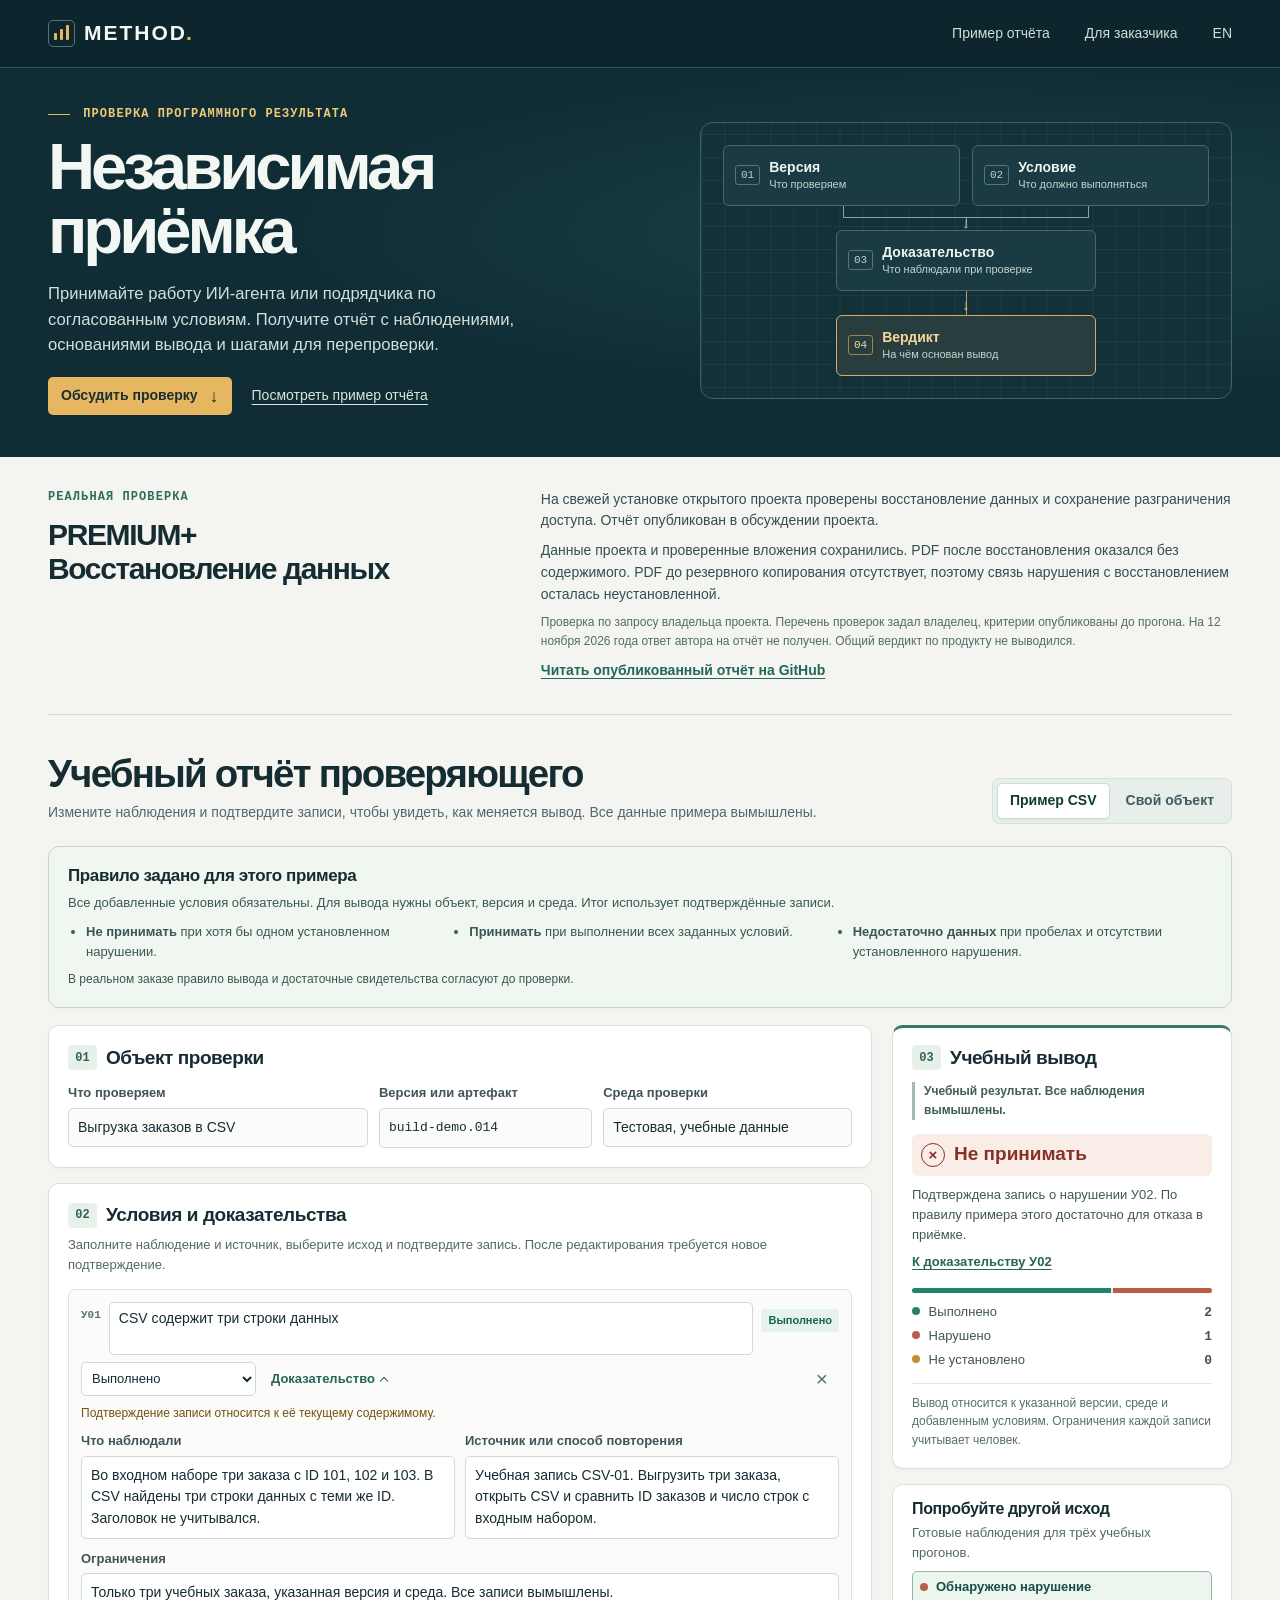
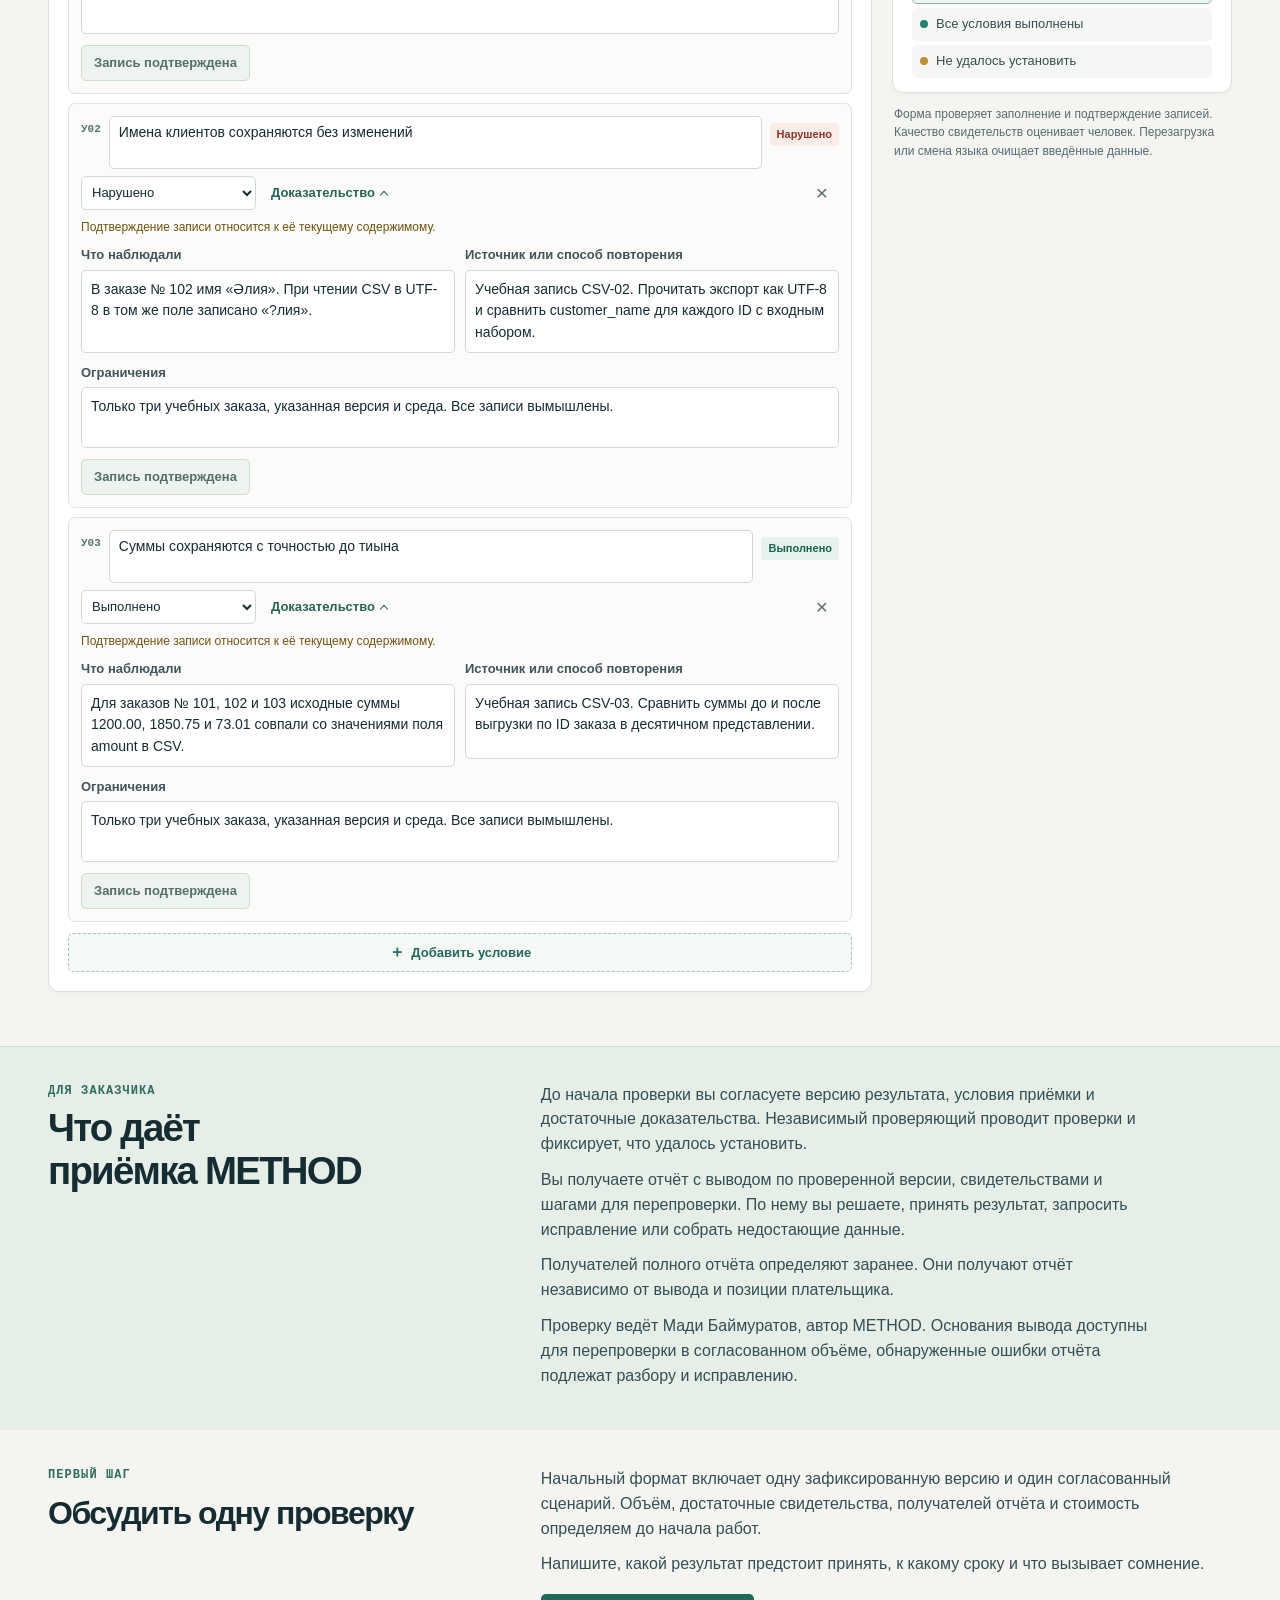
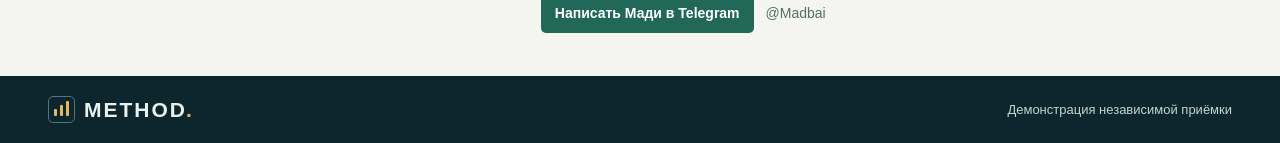
<file: index.html>
<!doctype html>
<html lang="ru">
<head>
  <meta charset="utf-8">
  <meta name="viewport" content="width=device-width, initial-scale=1">
  <meta name="description" content="Интерактивная демонстрация независимой приёмки по METHOD.">
  <meta name="robots" content="index, follow">
  <meta name="color-scheme" content="light">
  <title>METHOD · Независимая приёмка</title>
  <link rel="stylesheet" href="./styles.css">
  <script type="module" src="./app.mjs"></script>
</head>
<body>
  <a class="skip" href="#workspace">Перейти к проверке</a>
  <header class="site-header">
    <div class="shell header-inner">
      <a class="brand" href="#top" aria-label="METHOD, к началу страницы"><span class="brand-mark" aria-hidden="true"><i></i><i></i><i></i></span>METHOD<span class="brand-dot">.</span></a>
      <nav aria-label="Разделы сайта">
        <a href="#workspace">Пример отчёта</a>
        <a href="#about">Для заказчика</a>
        <a href="./en.html" lang="en" hreflang="en" aria-label="English version">EN</a>
      </nav>
    </div>
  </header>

  <main id="top">
    <noscript>Для интерактивного примера включите JavaScript. Описание услуги и ссылка на реальный отчёт доступны ниже.</noscript>
    <section class="hero" aria-labelledby="hero-title">
      <div class="shell hero-inner">
        <div class="hero-copy">
          <p class="eyebrow hero-eyebrow"><span></span> Проверка программного результата</p>
          <h1 id="hero-title">Независимая<br>приёмка</h1>
          <p class="hero-description">Принимайте работу ИИ-агента или подрядчика по согласованным условиям. Получите отчёт с наблюдениями, основаниями вывода и шагами для перепроверки.</p>
          <div class="hero-actions"><a class="hero-link" href="#contact">Обсудить проверку <span aria-hidden="true">↓</span></a><a class="hero-secondary" href="#workspace">Посмотреть пример отчёта</a></div>
        </div>
        <figure class="trace" role="img" aria-label="От версии и условия через проверку и доказательство к вердикту">
          <div class="trace-grid" aria-hidden="true">
            <div class="trace-node node-object"><span class="trace-index">01</span><strong>Версия</strong><span>Что проверяем</span></div>
            <div class="trace-node node-condition"><span class="trace-index">02</span><strong>Условие</strong><span>Что должно выполняться</span></div>
            <div class="trace-node node-evidence"><span class="trace-index">03</span><strong>Доказательство</strong><span>Что наблюдали при проверке</span></div>
            <div class="trace-node node-decision"><span class="trace-index">04</span><strong>Вердикт</strong><span>На чём основан вывод</span></div>
            <span class="trace-line line-branch"></span><span class="trace-line line-down"></span>
            <span class="trace-join"></span><span class="trace-arrow arrow-one">↓</span><span class="trace-arrow arrow-two">↓</span>
          </div>
        </figure>
      </div>
    </section>

    <section class="case-section shell" aria-labelledby="case-title">
      <div class="case-heading"><p class="eyebrow">Реальная проверка</p><h2 id="case-title">PREMIUM+<br> Восстановление данных</h2></div>
      <div class="case-copy">
        <p>На свежей установке открытого проекта проверены восстановление данных и сохранение разграничения доступа. Отчёт опубликован в обсуждении проекта.</p>
        <p>Данные проекта и проверенные вложения сохранились. PDF после восстановления оказался без содержимого. PDF до резервного копирования отсутствует, поэтому связь нарушения с восстановлением осталась неустановленной.</p>
        <p class="case-status">Проверка по запросу владельца проекта. Перечень проверок задал владелец, критерии опубликованы до прогона. На 12 ноября 2026 года ответ автора на отчёт не получен. Общий вердикт по продукту не выводился.</p>
        <a class="text-link" href="https://github.com/zg9bkbrv7p-beep/premiumplus-community/issues/1#issuecomment-6747838317" target="_blank" rel="noopener noreferrer">Читать опубликованный отчёт на GitHub</a>
      </div>
    </section>

    <section class="workspace shell" id="workspace" aria-labelledby="workspace-title">
      <div class="workspace-header">
        <div>
          <h2 id="workspace-title">Учебный отчёт проверяющего</h2>
          <p id="mode-description">Измените наблюдения и подтвердите записи, чтобы увидеть, как меняется вывод. Все данные примера вымышлены.</p>
        </div>
        <div class="switch mode-switch" role="group" aria-label="Объект для проверки">
          <button type="button" data-mode="demo" aria-pressed="true">Пример CSV</button>
          <button type="button" data-mode="custom" aria-pressed="false">Свой объект</button>
        </div>
      </div>

          <section class="panel rule-panel" aria-labelledby="rule-title">
            <h3 id="rule-title">Правило задано для этого примера</h3>
            <p>Все добавленные условия обязательны. Для вывода нужны объект, версия и среда. Итог использует подтверждённые записи.</p>
            <ul>
              <li><strong>Не принимать</strong> при хотя бы одном установленном нарушении.</li>
              <li><strong>Принимать</strong> при выполнении всех заданных условий.</li>
              <li><strong>Недостаточно данных</strong> при пробелах и отсутствии установленного нарушения.</li>
            </ul>
            <p class="rule-note">В реальном заказе правило вывода и достаточные свидетельства согласуют до проверки.</p>
          </section>

      <div class="workspace-grid">
        <div class="workspace-main">
          <section class="panel scope" aria-labelledby="scope-title">
            <div class="panel-heading">
              <span class="step" aria-hidden="true">01</span>
              <h3 id="scope-title">Объект проверки</h3>
            </div>
            <div class="scope-fields">
              <label>Что проверяем<input id="object-name" type="text" placeholder="Например, выгрузка заказов" autocomplete="off"></label>
              <label>Версия или артефакт<input id="object-version" type="text" placeholder="SHA коммита или ID сборки" autocomplete="off" spellcheck="false"></label>
              <label>Среда проверки<input id="object-environment" type="text" placeholder="Например, тестовая среда" autocomplete="off"></label>
            </div>
          </section>

          <section class="panel checks" aria-labelledby="checks-title">
            <div class="panel-heading">
              <span class="step" aria-hidden="true">02</span>
              <h3 id="checks-title">Условия и доказательства</h3>
            </div>
            <p class="panel-intro">Заполните наблюдение и источник, выберите исход и подтвердите запись. После редактирования требуется новое подтверждение.</p>
            <div id="checks-list"></div>
            <button id="add-check" class="add-check" type="button"><span aria-hidden="true">＋</span> Добавить условие</button>
          </section>
        </div>

        <aside class="sidebar" aria-label="Вердикт и демонстрационные сценарии">
          <section id="verdict-panel" class="panel verdict" aria-labelledby="verdict-title">
            <div class="panel-heading">
              <span class="step" aria-hidden="true">03</span>
              <h3 id="verdict-title">Учебный вывод</h3>
            </div>
            <p id="verdict-context" class="verdict-context">Учебный результат. Все наблюдения вымышлены.</p>
            <div id="verdict-live" aria-live="polite" aria-atomic="true">
              <div id="verdict-display" class="verdict-display" data-outcome="unknown">
                <span id="verdict-icon" class="verdict-icon" aria-hidden="true">?</span>
                <strong id="verdict-label">Недостаточно данных</strong>
              </div>
              <p id="verdict-reason" class="verdict-reason"></p>
            </div>
            <button id="verdict-evidence" class="verdict-evidence" type="button" hidden></button>
            <div class="evidence-progress" aria-hidden="true">
              <div id="progress-pass"></div><div id="progress-fail"></div><div id="progress-unknown"></div>
            </div>
            <dl class="tally">
              <div><dt><i class="dot pass" aria-hidden="true"></i> Выполнено</dt><dd id="count-pass">0</dd></div>
              <div><dt><i class="dot fail" aria-hidden="true"></i> Нарушено</dt><dd id="count-fail">0</dd></div>
              <div><dt><i class="dot unknown" aria-hidden="true"></i> Не установлено</dt><dd id="count-unknown">0</dd></div>
            </dl>
            <p class="verdict-boundary">Вывод относится к указанной версии, среде и добавленным условиям. Ограничения каждой записи учитывает человек.</p>
          </section>

          <section class="panel scenario-panel" id="scenario-panel" aria-labelledby="scenario-title">
            <h3 id="scenario-title">Попробуйте другой исход</h3>
            <p>Готовые наблюдения для трёх учебных прогонов.</p>
            <div class="scenario-list" role="group" aria-label="Учебный прогон">
              <button type="button" data-scenario="fail" aria-pressed="true"><i class="dot fail" aria-hidden="true"></i> Обнаружено нарушение</button>
              <button type="button" data-scenario="pass" aria-pressed="false"><i class="dot pass" aria-hidden="true"></i> Все условия выполнены</button>
              <button type="button" data-scenario="unknown" aria-pressed="false"><i class="dot unknown" aria-hidden="true"></i> Не удалось установить</button>
            </div>
          </section>
          <p class="local-note">Форма проверяет заполнение и подтверждение записей. Качество свидетельств оценивает человек. Перезагрузка или смена языка очищает введённые данные.</p>
        </aside>
      </div>
    </section>

    <section class="about" id="about" aria-labelledby="about-title">
      <div class="shell about-inner">
        <div>
          <p class="eyebrow about-eyebrow">Для заказчика</p>
          <h2 id="about-title">Что даёт<br> приёмка METHOD</h2>
        </div>
        <div class="about-copy">
          <p>До начала проверки вы согласуете версию результата, условия приёмки и достаточные доказательства. Независимый проверяющий проводит проверки и фиксирует, что удалось установить.</p>
          <p>Вы получаете отчёт с выводом по проверенной версии, свидетельствами и шагами для перепроверки. По нему вы решаете, принять результат, запросить исправление или собрать недостающие данные.</p>
          <p>Получателей полного отчёта определяют заранее. Они получают отчёт независимо от вывода и позиции плательщика.</p>
          <p>Проверку ведёт Мади Баймуратов, автор METHOD. Основания вывода доступны для перепроверки в согласованном объёме, обнаруженные ошибки отчёта подлежат разбору и исправлению.</p>
        </div>
      </div>
    </section>
    <section class="contact-section shell" id="contact" aria-labelledby="contact-title">
      <div><p class="eyebrow">Первый шаг</p><h2 id="contact-title">Обсудить одну проверку</h2></div>
      <div class="contact-copy"><p>Начальный формат включает одну зафиксированную версию и один согласованный сценарий. Объём, достаточные свидетельства, получателей отчёта и стоимость определяем до начала работ.</p><p>Напишите, какой результат предстоит принять, к какому сроку и что вызывает сомнение.</p><a class="contact-button" href="https://t.me/Madbai" target="_blank" rel="noopener noreferrer">Написать Мади в Telegram</a><span class="contact-handle">@Madbai</span></div>
    </section>
  </main>

  <footer class="site-footer">
    <div class="shell footer-inner">
      <a class="brand" href="#top" aria-label="METHOD, к началу страницы"><span class="brand-mark" aria-hidden="true"><i></i><i></i><i></i></span>METHOD<span class="brand-dot">.</span></a>
      <span>Демонстрация независимой приёмки</span>
    </div>
  </footer>

  <template id="check-template">
    <article class="check">
      <div class="check-top">
        <span class="check-number" aria-hidden="true"></span>
        <label class="condition-label"><span class="sr-only">Ожидаемый результат</span><textarea class="condition" rows="2" placeholder="Например, CSV содержит три строки данных"></textarea></label>
        <span class="check-state" data-state="unknown"></span>
      </div>
      <div class="check-actions">
        <label class="result-label"><span class="sr-only">Исход проверки</span><select class="result">
          <option value="pending">Проверка не начата</option>
          <option value="pass">Выполнено</option>
          <option value="fail">Нарушено</option>
          <option value="unknown">Не удалось установить</option>
        </select></label>
        <button class="evidence-toggle" type="button" aria-expanded="false"><span class="evidence-caption">Доказательство</span><span class="chevron" aria-hidden="true"></span></button>
        <button class="remove-check" type="button" aria-label="Удалить условие" title="Удалить условие">×</button>
      </div>
      <p class="check-note" hidden></p>
      <div class="check-details" hidden>
        <label>Что наблюдали<textarea class="observation" rows="3" placeholder="Укажите полученный результат и сравните с ожидаемым"></textarea></label>
        <label>Источник или способ повторения<textarea class="source" rows="2" placeholder="Например, журнал запуска и нужная строка или шаги проверки"></textarea></label>
        <label class="limitations-label">Ограничения<textarea class="limitations" rows="2" placeholder="Что ограничивает вывод или требует дополнительной проверки"></textarea></label>
      </div>
      <div class="confirmation-row"><button class="confirm-check" type="button">Подтвердить запись</button><span class="confirmation-status"></span></div>
    </article>
  </template>
  <a id="mobile-verdict" class="mobile-verdict" href="#verdict-panel" data-outcome="unknown">
    <strong id="mobile-verdict-label"></strong>
    <span id="mobile-verdict-context"></span>
  </a>
</body>
</html>
</file>
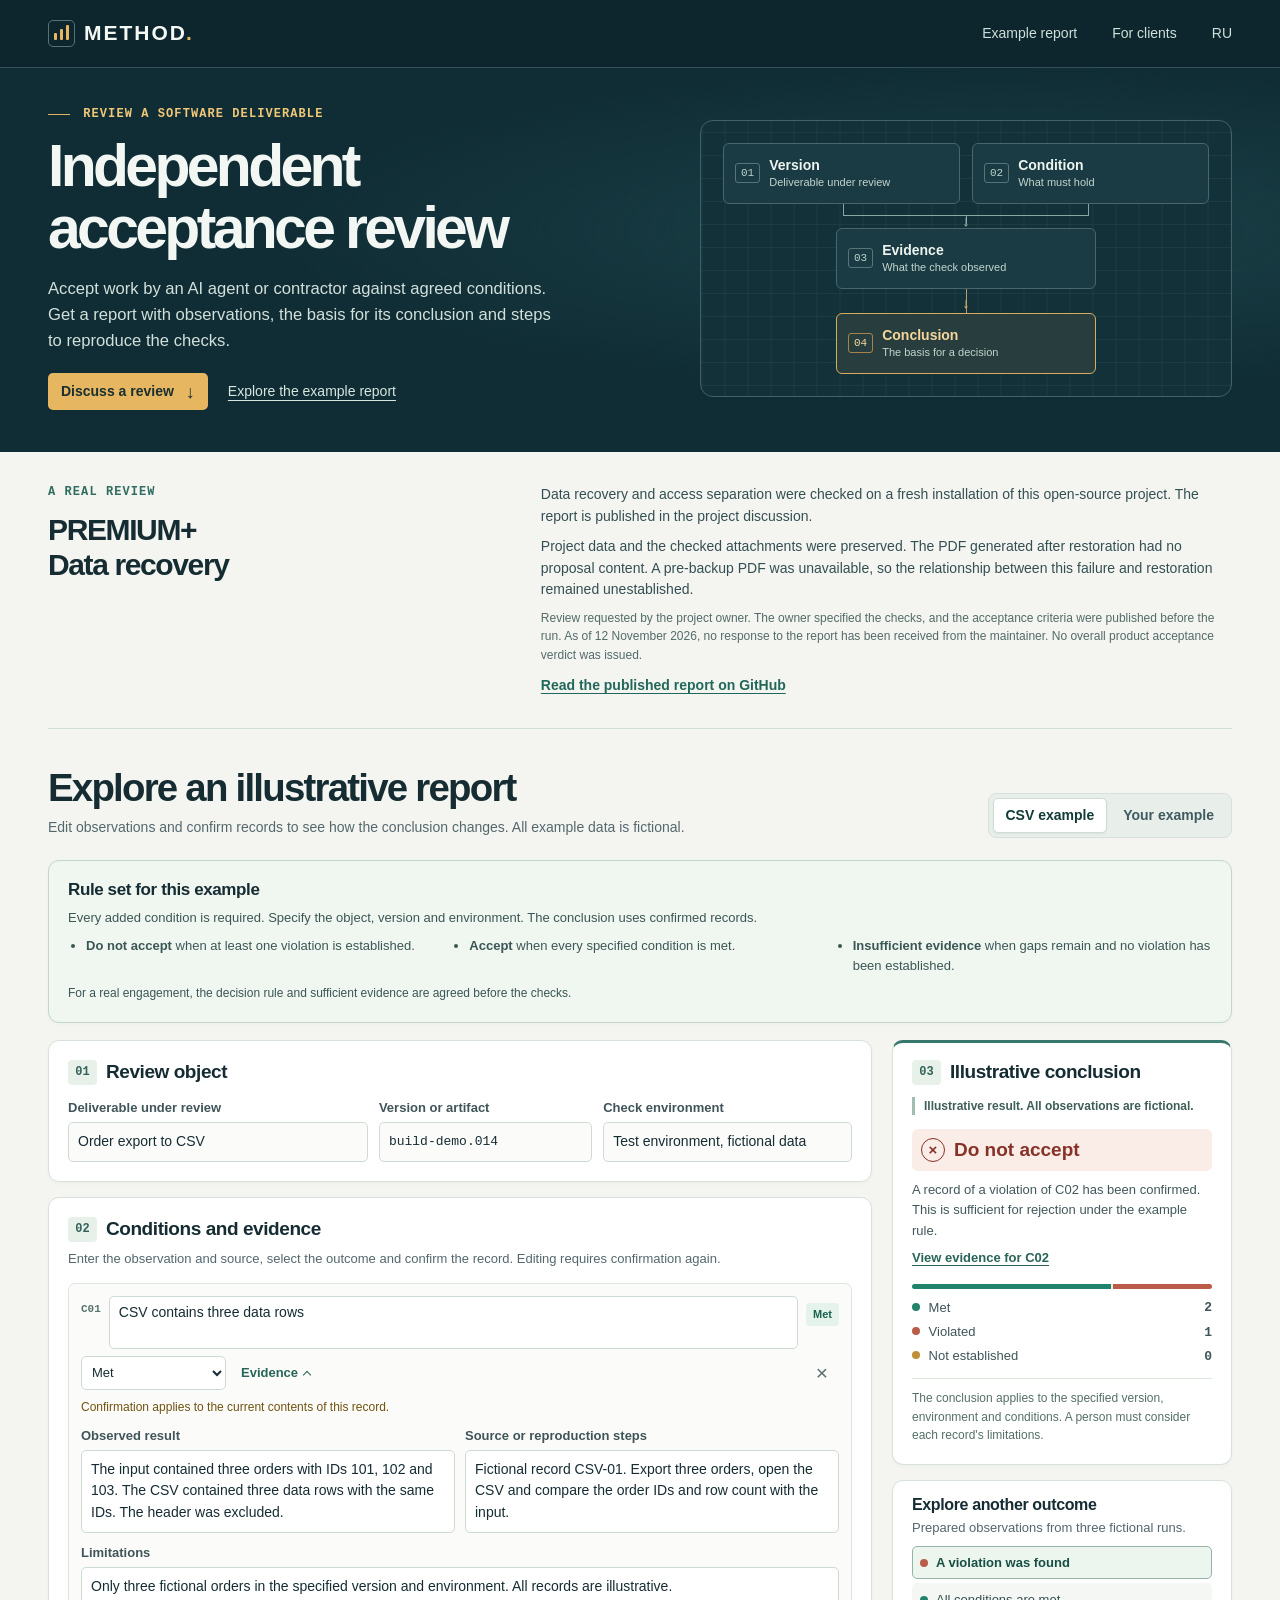
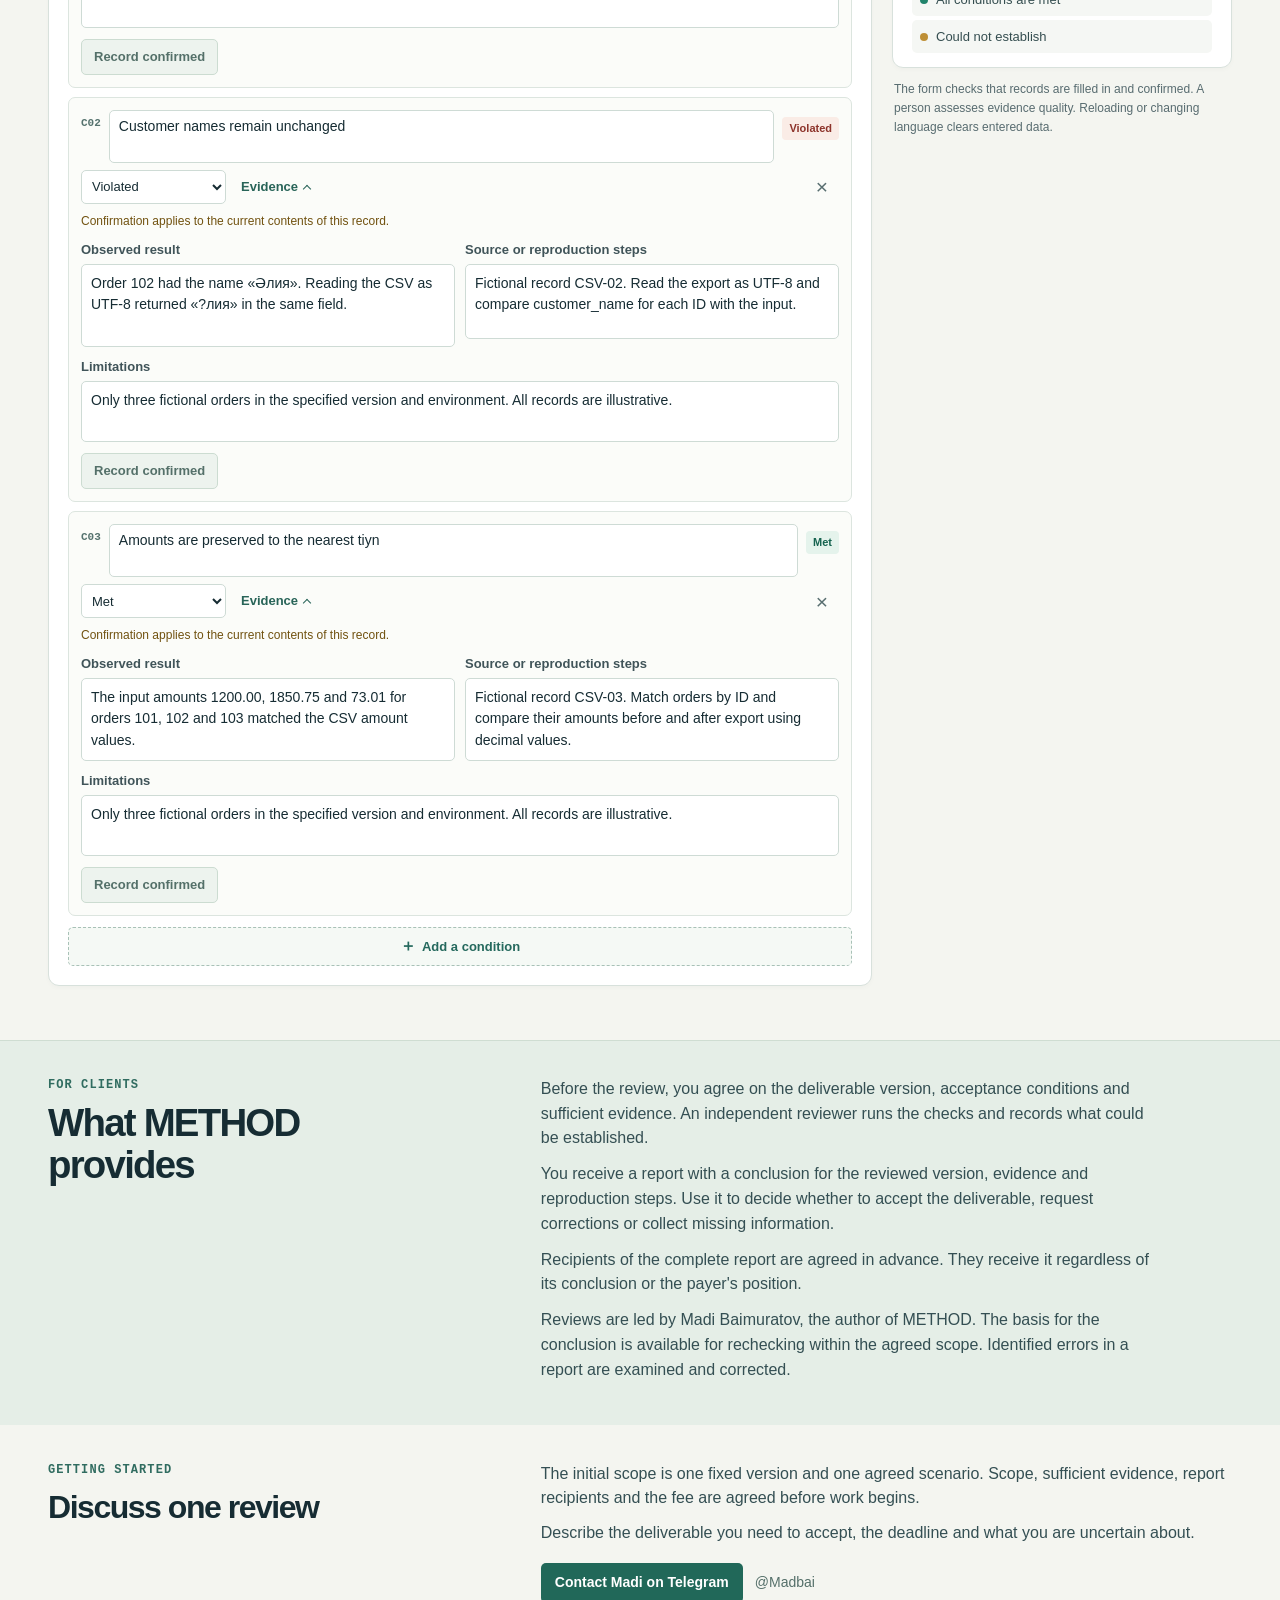
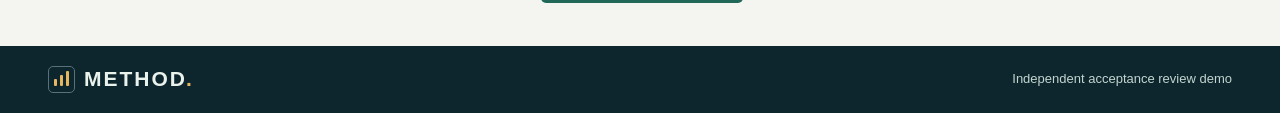
<file: en.html>
<!doctype html>
<html lang="en">
<head>
  <meta charset="utf-8">
  <meta name="viewport" content="width=device-width, initial-scale=1">
  <meta name="description" content="Independent acceptance review with METHOD. Explore an illustrative report and a real published case.">
  <meta name="robots" content="index, follow">
  <meta name="color-scheme" content="light">
  <title>METHOD · Independent acceptance review</title>
  <link rel="stylesheet" href="./styles.css">
  <script type="module" src="./app.mjs"></script>
</head>
<body>
  <a class="skip" href="#workspace">Skip to the example</a>
  <header class="site-header">
    <div class="shell header-inner">
      <a class="brand" href="#top" aria-label="METHOD, back to top"><span class="brand-mark" aria-hidden="true"><i></i><i></i><i></i></span>METHOD<span class="brand-dot">.</span></a>
      <nav aria-label="Page navigation">
        <a href="#workspace">Example report</a>
        <a href="#about">For clients</a>
        <a href="./index.html" lang="ru" hreflang="ru" aria-label="Russian version">RU</a>
      </nav>
    </div>
  </header>

  <main id="top">
    <noscript>Enable JavaScript for the interactive example. The service description and the real report link are available below.</noscript>
    <section class="hero" aria-labelledby="hero-title">
      <div class="shell hero-inner">
        <div class="hero-copy">
          <p class="eyebrow hero-eyebrow"><span></span> Review a software deliverable</p>
          <h1 id="hero-title">Independent<br>acceptance review</h1>
          <p class="hero-description">Accept work by an AI agent or contractor against agreed conditions. Get a report with observations, the basis for its conclusion and steps to reproduce the checks.</p>
          <div class="hero-actions"><a class="hero-link" href="#contact">Discuss a review <span aria-hidden="true">↓</span></a><a class="hero-secondary" href="#workspace">Explore the example report</a></div>
        </div>
        <figure class="trace" role="img" aria-label="From a version and condition through checks and evidence to a conclusion">
          <div class="trace-grid" aria-hidden="true">
            <div class="trace-node node-object"><span class="trace-index">01</span><strong>Version</strong><span>Deliverable under review</span></div>
            <div class="trace-node node-condition"><span class="trace-index">02</span><strong>Condition</strong><span>What must hold</span></div>
            <div class="trace-node node-evidence"><span class="trace-index">03</span><strong>Evidence</strong><span>What the check observed</span></div>
            <div class="trace-node node-decision"><span class="trace-index">04</span><strong>Conclusion</strong><span>The basis for a decision</span></div>
            <span class="trace-line line-branch"></span><span class="trace-line line-down"></span>
            <span class="trace-join"></span><span class="trace-arrow arrow-one">↓</span><span class="trace-arrow arrow-two">↓</span>
          </div>
        </figure>
      </div>
    </section>

    <section class="case-section shell" aria-labelledby="case-title">
      <div class="case-heading"><p class="eyebrow">A real review</p><h2 id="case-title">PREMIUM+<br> Data recovery</h2></div>
      <div class="case-copy">
        <p>Data recovery and access separation were checked on a fresh installation of this open-source project. The report is published in the project discussion.</p>
        <p>Project data and the checked attachments were preserved. The PDF generated after restoration had no proposal content. A pre-backup PDF was unavailable, so the relationship between this failure and restoration remained unestablished.</p>
        <p class="case-status">Review requested by the project owner. The owner specified the checks, and the acceptance criteria were published before the run. As of 12 November 2026, no response to the report has been received from the maintainer. No overall product acceptance verdict was issued.</p>
        <a class="text-link" href="https://github.com/zg9bkbrv7p-beep/premiumplus-community/issues/1#issuecomment-6747838317" target="_blank" rel="noopener noreferrer">Read the published report on GitHub</a>
      </div>
    </section>

    <section class="workspace shell" id="workspace" aria-labelledby="workspace-title">
      <div class="workspace-header">
        <div>
          <h2 id="workspace-title">Explore an illustrative report</h2>
          <p id="mode-description">Edit observations and confirm records to see how the conclusion changes. All example data is fictional.</p>
        </div>
        <div class="switch mode-switch" role="group" aria-label="Choose the review object">
          <button type="button" data-mode="demo" aria-pressed="true">CSV example</button>
          <button type="button" data-mode="custom" aria-pressed="false">Your example</button>
        </div>
      </div>

          <section class="panel rule-panel" aria-labelledby="rule-title">
            <h3 id="rule-title">Rule set for this example</h3>
            <p>Every added condition is required. Specify the object, version and environment. The conclusion uses confirmed records.</p>
            <ul>
              <li><strong>Do not accept</strong> when at least one violation is established.</li>
              <li><strong>Accept</strong> when every specified condition is met.</li>
              <li><strong>Insufficient evidence</strong> when gaps remain and no violation has been established.</li>
            </ul>
            <p class="rule-note">For a real engagement, the decision rule and sufficient evidence are agreed before the checks.</p>
          </section>

      <div class="workspace-grid">
        <div class="workspace-main">
          <section class="panel scope" aria-labelledby="scope-title">
            <div class="panel-heading">
              <span class="step" aria-hidden="true">01</span>
              <h3 id="scope-title">Review object</h3>
            </div>
            <div class="scope-fields">
              <label>Deliverable under review<input id="object-name" type="text" placeholder="For example, an order export" autocomplete="off"></label>
              <label>Version or artifact<input id="object-version" type="text" placeholder="Commit SHA or build ID" autocomplete="off" spellcheck="false"></label>
              <label>Check environment<input id="object-environment" type="text" placeholder="For example, a test environment" autocomplete="off"></label>
            </div>
          </section>

          <section class="panel checks" aria-labelledby="checks-title">
            <div class="panel-heading">
              <span class="step" aria-hidden="true">02</span>
              <h3 id="checks-title">Conditions and evidence</h3>
            </div>
            <p class="panel-intro">Enter the observation and source, select the outcome and confirm the record. Editing requires confirmation again.</p>
            <div id="checks-list"></div>
            <button id="add-check" class="add-check" type="button"><span aria-hidden="true">＋</span> Add a condition</button>
          </section>
        </div>

        <aside class="sidebar" aria-label="Conclusion and example scenarios">
          <section id="verdict-panel" class="panel verdict" aria-labelledby="verdict-title">
            <div class="panel-heading">
              <span class="step" aria-hidden="true">03</span>
              <h3 id="verdict-title">Illustrative conclusion</h3>
            </div>
            <p id="verdict-context" class="verdict-context">Illustrative result. All observations are fictional.</p>
            <div id="verdict-live" aria-live="polite" aria-atomic="true">
              <div id="verdict-display" class="verdict-display" data-outcome="unknown">
                <span id="verdict-icon" class="verdict-icon" aria-hidden="true">?</span>
                <strong id="verdict-label">Insufficient evidence</strong>
              </div>
              <p id="verdict-reason" class="verdict-reason"></p>
            </div>
            <button id="verdict-evidence" class="verdict-evidence" type="button" hidden></button>
            <div class="evidence-progress" aria-hidden="true">
              <div id="progress-pass"></div><div id="progress-fail"></div><div id="progress-unknown"></div>
            </div>
            <dl class="tally">
              <div><dt><i class="dot pass" aria-hidden="true"></i> Met</dt><dd id="count-pass">0</dd></div>
              <div><dt><i class="dot fail" aria-hidden="true"></i> Violated</dt><dd id="count-fail">0</dd></div>
              <div><dt><i class="dot unknown" aria-hidden="true"></i> Not established</dt><dd id="count-unknown">0</dd></div>
            </dl>
            <p class="verdict-boundary">The conclusion applies to the specified version, environment and conditions. A person must consider each record's limitations.</p>
          </section>

          <section class="panel scenario-panel" id="scenario-panel" aria-labelledby="scenario-title">
            <h3 id="scenario-title">Explore another outcome</h3>
            <p>Prepared observations from three fictional runs.</p>
            <div class="scenario-list" role="group" aria-label="Illustrative run">
              <button type="button" data-scenario="fail" aria-pressed="true"><i class="dot fail" aria-hidden="true"></i> A violation was found</button>
              <button type="button" data-scenario="pass" aria-pressed="false"><i class="dot pass" aria-hidden="true"></i> All conditions are met</button>
              <button type="button" data-scenario="unknown" aria-pressed="false"><i class="dot unknown" aria-hidden="true"></i> Could not establish</button>
            </div>
          </section>
          <p class="local-note">The form checks that records are filled in and confirmed. A person assesses evidence quality. Reloading or changing language clears entered data.</p>
        </aside>
      </div>
    </section>

    <section class="about" id="about" aria-labelledby="about-title">
      <div class="shell about-inner">
        <div>
          <p class="eyebrow about-eyebrow">For clients</p>
          <h2 id="about-title">What METHOD<br> provides</h2>
        </div>
        <div class="about-copy">
          <p>Before the review, you agree on the deliverable version, acceptance conditions and sufficient evidence. An independent reviewer runs the checks and records what could be established.</p>
          <p>You receive a report with a conclusion for the reviewed version, evidence and reproduction steps. Use it to decide whether to accept the deliverable, request corrections or collect missing information.</p>
          <p>Recipients of the complete report are agreed in advance. They receive it regardless of its conclusion or the payer's position.</p>
          <p>Reviews are led by Madi Baimuratov, the author of METHOD. The basis for the conclusion is available for rechecking within the agreed scope. Identified errors in a report are examined and corrected.</p>
        </div>
      </div>
    </section>
    <section class="contact-section shell" id="contact" aria-labelledby="contact-title">
      <div><p class="eyebrow">Getting started</p><h2 id="contact-title">Discuss one review</h2></div>
      <div class="contact-copy"><p>The initial scope is one fixed version and one agreed scenario. Scope, sufficient evidence, report recipients and the fee are agreed before work begins.</p><p>Describe the deliverable you need to accept, the deadline and what you are uncertain about.</p><a class="contact-button" href="https://t.me/Madbai" target="_blank" rel="noopener noreferrer">Contact Madi on Telegram</a><span class="contact-handle">@Madbai</span></div>
    </section>
  </main>

  <footer class="site-footer">
    <div class="shell footer-inner">
      <a class="brand" href="#top" aria-label="METHOD, back to top"><span class="brand-mark" aria-hidden="true"><i></i><i></i><i></i></span>METHOD<span class="brand-dot">.</span></a>
      <span>Independent acceptance review demo</span>
    </div>
  </footer>

  <template id="check-template">
    <article class="check">
      <div class="check-top">
        <span class="check-number" aria-hidden="true"></span>
        <label class="condition-label"><span class="sr-only">Expected result</span><textarea class="condition" rows="2" placeholder="For example, the CSV contains three data rows"></textarea></label>
        <span class="check-state" data-state="unknown"></span>
      </div>
      <div class="check-actions">
        <label class="result-label"><span class="sr-only">Check outcome</span><select class="result">
          <option value="pending">Not checked yet</option>
          <option value="pass">Met</option>
          <option value="fail">Violated</option>
          <option value="unknown">Could not establish</option>
        </select></label>
        <button class="evidence-toggle" type="button" aria-expanded="false"><span class="evidence-caption">Evidence</span><span class="chevron" aria-hidden="true"></span></button>
        <button class="remove-check" type="button" aria-label="Remove condition" title="Remove condition">×</button>
      </div>
      <p class="check-note" hidden></p>
      <div class="check-details" hidden>
        <label>Observed result<textarea class="observation" rows="3" placeholder="Describe the result and compare it with the expectation"></textarea></label>
        <label>Source or reproduction steps<textarea class="source" rows="2" placeholder="For example, a log and its relevant line, or steps to repeat the check"></textarea></label>
        <label class="limitations-label">Limitations<textarea class="limitations" rows="2" placeholder="What limits this conclusion or needs another check"></textarea></label>
      </div>
      <div class="confirmation-row"><button class="confirm-check" type="button">Confirm record</button><span class="confirmation-status"></span></div>
    </article>
  </template>
  <a id="mobile-verdict" class="mobile-verdict" href="#verdict-panel" data-outcome="unknown">
    <strong id="mobile-verdict-label"></strong>
    <span id="mobile-verdict-context"></span>
  </a>
</body>
</html>
</file>
<file: styles.css>
:root {
  color-scheme: light;
  --ink: #162c33;
  --muted: #54676d;
  --deep: #102d35;
  --paper: #f4f5f0;
  --white: #fff;
  --border: #d8e1dc;
  --accent: #e6b760;
  --teal: #16685c;
  --pass: #21836b;
  --pass-bg: #e5f3ec;
  --fail: #a03e32;
  --fail-bg: #faece6;
  --unknown: #8b6318;
  --unknown-bg: #f8f0d9;
  --sans: "Inter", "Segoe UI", Arial, sans-serif;
  --mono: "IBM Plex Mono", "Cascadia Mono", Consolas, monospace;
}
*, *::before, *::after { box-sizing: border-box; }
html { scroll-behavior: auto; }
body { margin: 0; background: var(--paper); color: var(--ink); font: 16px/1.55 var(--sans); }
a { color: inherit; }
button, input, select, textarea { font: inherit; }
button { cursor: pointer; }
button, a, input, select, textarea, summary { -webkit-tap-highlight-color: transparent; }
:focus-visible { outline: 3px solid #168673; outline-offset: 3px; }
[hidden] { display: none !important; }
.sr-only, .skip:not(:focus) { position: absolute; width: 1px; height: 1px; overflow: hidden; clip-path: inset(50%); white-space: nowrap; }
.skip:focus { position: fixed; z-index: 10; top: 8px; left: 8px; padding: 10px 14px; background: var(--white); color: var(--ink); }
.shell { width: min(1200px, calc(100% - 96px)); margin-inline: auto; }
.site-header { background: #0d262e; color: #f4f8f3; border-bottom: 1px solid #315059; }
.header-inner, .footer-inner { min-height: 67px; display: flex; align-items: center; justify-content: space-between; gap: 18px; }
.brand { display: inline-flex; align-items: center; gap: 9px; color: inherit; text-decoration: none; font-size: 21px; font-weight: 790; letter-spacing: .095em; }
.brand-dot { color: var(--accent); margin-left: -10px; }
.brand-mark { display: inline-flex; gap: 3px; width: 27px; height: 27px; align-items: end; justify-content: center; padding: 0 0 6px; border: 1px solid #587279; border-radius: 5px; }
.brand-mark i { width: 3px; background: var(--accent); border-radius: 1px; height: 7px; }
.brand-mark i:nth-child(2) { height: 11px; }
.brand-mark i:nth-child(3) { height: 15px; }
.site-header nav { display: flex; align-items: center; gap: clamp(15px, 3vw, 35px); font-size: 14px; color: #cfdfda; }
.site-header nav a { text-decoration: none; }
.site-header nav a:hover, .site-header nav a:focus-visible { color: #fff; text-decoration: underline; text-underline-offset: 5px; }
.site-header :focus-visible, .hero :focus-visible, .site-footer :focus-visible { outline-color: var(--accent); }
.hero { overflow: hidden; color: #f3f7f3; background: radial-gradient(ellipse at 78% 42%, #1b4148, transparent 51%), var(--deep); }
.hero-inner { display: grid; grid-template-columns: 1.05fr .95fr; align-items: center; gap: clamp(24px, 5vw, 88px); min-height: 370px; padding-block: 38px 42px; }
.hero-copy { position: relative; z-index: 1; }
.eyebrow { margin: 0 0 12px; font: 650 12px/1.4 var(--mono); letter-spacing: .09em; text-transform: uppercase; }
.hero-eyebrow { color: #f0c877; }
.hero-eyebrow span { display: inline-block; vertical-align: 2px; width: 22px; height: 1px; margin-right: 5px; background: #e1b464; }
h1, h2, h3, p, figure, dl { margin: 0; }
h1 { font-size: clamp(44px, 5.1vw, 76px); font-weight: 740; line-height: .98; letter-spacing: -.062em; }
.hero-description { max-width: 505px; margin-top: 18px; color: #d2e0db; font-size: clamp(15px, 1.3vw, 17px); line-height: 1.55; }
.hero-link { display: inline-flex; align-items: center; gap: 12px; margin-top: 19px; padding: 8px 13px; border-radius: 5px; background: var(--accent); color: #192f31; font-size: 14px; font-weight: 750; text-decoration: none; }
.hero-link:hover { background: #f4cb7c; }
.hero-link span { font-size: 18px; line-height: 1; }
.trace { width: 100%; margin: 0; padding: 19px; border: 1px solid #41616a; border-radius: 13px; background-color: #123139; background-image: linear-gradient(#31535a55 1px, transparent 1px), linear-gradient(90deg, #31535a55 1px, transparent 1px); background-position: center; background-size: 23px 23px; }
.trace-grid { position: relative; display: grid; grid-template-columns: 1fr 1fr; grid-template-rows: repeat(3, 61px); gap: 24px 12px; padding: 3px; }
.trace-node { z-index: 1; display: grid; grid-template-columns: auto 1fr; align-content: center; align-items: center; column-gap: 9px; padding: 6px 11px; color: #eef5f0; background: #1a3b43; border: 1px solid #49666d; border-radius: 6px; }
.trace-node strong { font-size: 14px; line-height: 1.15; }
.trace-node > span:last-child { grid-column: 2; font-size: 11px; line-height: 1.25; color: #c3d4ce; margin-top: 3px; }
.trace-index { grid-row: span 2; color: #b8d3c9; border: 1px solid #58747a; border-radius: 3px; padding: 3px 5px; font: 11px var(--mono); }
.node-evidence, .node-decision { grid-column: 1 / -1; justify-self: center; width: min(100%, 260px); }
.node-decision { border-color: #d8ac60; background: #283e3e; }
.node-decision .trace-index { border-color: #a78349; color: #f6d79f; }
.node-decision strong { color: #f7d69b; }
.trace-line, .trace-join, .trace-arrow { position: absolute; z-index: 0; }
.line-branch { top: 63px; left: 25%; width: 50%; height: 13px; border: 1px solid #8aa6a4; border-top: 0; }
.line-down { top: 146px; bottom: 60px; left: 50%; border-left: 1px solid #b89c6e; }
.trace-join { left: 50%; top: 75px; height: 9px; border-left: 1px solid #8aa6a4; }
.trace-arrow { left: 50%; transform: translateX(-50%); color: #a8c5bd; font-size: 15px; line-height: 1; }
.arrow-one { top: 73px; }
.arrow-two { top: 155px; color: #e6b760; }

.workspace { padding-block: 38px 54px; scroll-margin-top: 16px; }
.workspace-header { display: flex; align-items: end; justify-content: space-between; flex-wrap: wrap; gap: 16px; margin-bottom: 22px; }
h2 { font-size: clamp(27px, 3vw, 42px); font-weight: 750; letter-spacing: -.046em; line-height: 1.1; }
.workspace-header p { color: var(--muted); font-size: 14px; margin-top: 7px; }
.switch { display: flex; gap: 3px; padding: 4px; background: #e8eeea; border: 1px solid #d7e0db; border-radius: 8px; }
.switch button { flex: 1; border: 1px solid transparent; background: none; color: #405b60; border-radius: 5px; padding: 6px 12px; white-space: nowrap; font-size: 14px; font-weight: 650; }
.switch button:hover { color: #113b36; background: #f5f8f5; }
.switch button[aria-pressed="true"] { color: #113b36; background: #fff; border-color: #cfdcd5; box-shadow: 0 1px 2px #17392b0d; }
.workspace-grid { display: grid; grid-template-columns: minmax(0, 1fr) minmax(285px, 340px); gap: 20px; align-items: start; }
.workspace-main, .sidebar { display: grid; gap: 15px; min-width: 0; }
.panel { min-width: 0; background: #fff; border: 1px solid var(--border); border-radius: 11px; padding: 19px; box-shadow: 0 2px 5px #102d3506; }
.panel-heading { display: flex; align-items: center; gap: 9px; }
.panel h3 { font-size: 19px; font-weight: 740; line-height: 1.2; letter-spacing: -.023em; }
.step { display: inline-grid; min-width: 29px; min-height: 25px; place-items: center; border-radius: 4px; background: #e8f0ea; color: #316359; font: 650 12px var(--mono); }
.scope-fields { display: grid; grid-template-columns: 1.35fr .96fr 1.12fr; gap: 11px; margin-top: 13px; }
label { display: block; color: #405459; font-size: 13px; font-weight: 660; min-width: 0; }
input, select, textarea { display: block; width: 100%; min-width: 0; color: var(--ink); background: #fbfcfa; border: 1px solid #cedbd5; border-radius: 5px; padding: 8px 9px; font-size: 14px; font-weight: 500; }
input::placeholder, textarea::placeholder { color: #657a7c; }
input:hover, select:hover, textarea:hover { border-color: #8ca9a1; }
.scope input, .check-details textarea { margin-top: 4px; }
#object-version { font: 13px var(--mono); min-height: 40px; }
.panel-intro { margin: 7px 0 14px; color: var(--muted); font-size: 13px; }
#checks-list { display: grid; gap: 9px; }
.check { border: 1px solid #dce5df; border-radius: 7px; background: #fbfcf9; padding: 9px 10px; }
.check-top, .check-actions { display: flex; align-items: center; gap: 8px; }
.check-number { color: #56736f; font: 650 11px var(--mono); white-space: nowrap; }
.condition-label { flex: 1; }
.condition { padding-block: 6px; background: white; }
.check-state { border-radius: 4px; padding: 3px 7px; font-size: 11px; font-weight: 750; white-space: nowrap; }
.check-state[data-state="pass"] { color: #16634f; background: var(--pass-bg); }
.check-state[data-state="fail"] { color: #8d332a; background: var(--fail-bg); }
.check-state[data-state="unknown"] { color: #715210; background: var(--unknown-bg); }
.check-actions { margin-top: 7px; }
.result-label { min-width: min(135px, 45%); }
.result { min-height: 34px; padding: 4px 6px; background: white; font-size: 13px; cursor: pointer; }
.evidence-toggle, .remove-check { border: 1px solid transparent; background: transparent; border-radius: 4px; color: #286458; min-height: 34px; padding: 4px 6px; font-size: 13px; font-weight: 650; }
.evidence-toggle { display: inline-flex; align-items: center; gap: 6px; text-align: left; }
.evidence-toggle:hover, .remove-check:hover { background: #eaf2ed; }
.chevron { display: inline-block; width: 6px; height: 6px; border: solid currentColor; border-width: 0 1px 1px 0; transform: translateY(-2px) rotate(45deg); }
.evidence-toggle[aria-expanded="true"] .chevron { transform: translateY(2px) rotate(225deg); }
.remove-check { margin-left: auto; min-width: 34px; color: #586e70; font-size: 21px; font-weight: 450; line-height: 1; }
.check-details { display: grid; grid-template-columns: 1fr 1fr; gap: 10px; margin-top: 9px; }
.check-details textarea { resize: vertical; min-height: 75px; height: 89px; background: #fff; }
.check-note { margin-top: 4px; color: #715210; font-size: 12px; }
.add-check { margin-top: 11px; border: 1px dashed #a8c1b7; border-radius: 5px; width: 100%; background: #f5f9f5; color: #25695d; padding: 6px 9px; font-size: 13px; font-weight: 700; }
.add-check:hover { background: #e8f3ec; }
.add-check span { font-size: 16px; margin-right: 3px; }
.verdict { border-top: 3px solid #38776b; padding-top: 17px; }
.verdict-display { display: flex; align-items: center; gap: 9px; margin-top: 14px; padding: 9px; border-radius: 6px; font-size: 19px; line-height: 1.2; }
.verdict-display[data-outcome="pass"] { color: #145e4d; background: var(--pass-bg); }
.verdict-display[data-outcome="fail"] { color: #873228; background: var(--fail-bg); }
.verdict-display[data-outcome="unknown"] { color: #6c4d10; background: var(--unknown-bg); }
.verdict-icon { display: grid; flex: 0 0 24px; height: 24px; place-items: center; border: 1px solid currentColor; border-radius: 50%; font-size: 15px; font-weight: 750; }
.verdict-reason { margin-top: 9px; color: #42575b; font-size: 13px; overflow-wrap: anywhere; }
.evidence-progress { display: flex; overflow: hidden; gap: 2px; height: 5px; margin-top: 13px; border-radius: 4px; background: #e6ede8; }
.evidence-progress > div { flex: var(--share, 0) 0 0; min-width: 0; }
#progress-pass, .dot.pass { background: var(--pass); }
#progress-fail, .dot.fail { background: #bb5c49; }
#progress-unknown, .dot.unknown { background: #be8f35; }
.tally { display: grid; gap: 4px; margin-top: 9px; color: #405457; font-size: 13px; }
.tally div { display: flex; justify-content: space-between; align-items: center; }
.tally dd { margin: 0; font: 650 13px var(--mono); }
.dot { display: inline-block; flex: 0 0 8px; width: 8px; height: 8px; border-radius: 50%; margin-right: 5px; vertical-align: 1px; }
.decision-rules { margin-top: 10px; border-top: 1px solid #e1e8e2; padding-top: 8px; color: #45605e; font-size: 13px; }
.decision-rules summary { color: #286458; cursor: pointer; font-weight: 680; }
.decision-rules p { margin-top: 6px; }
.decision-rules ul { margin: 6px 0 0; padding-left: 18px; }
.decision-rules li + li { margin-top: 4px; }
.scenario-panel { padding-block: 14px; }
.scenario-panel h3 { font-size: 16px; }
.scenario-panel p { margin-top: 4px; font-size: 13px; color: var(--muted); }
.scenario-list { display: grid; gap: 4px; margin-top: 8px; }
.scenario-list button { display: flex; align-items: center; gap: 3px; width: 100%; min-height: 33px; border: 1px solid transparent; border-radius: 5px; background: #f5f7f4; padding: 4px 7px; color: #354e50; text-align: left; font-size: 13px; }
.scenario-list button:hover { background: #e9f2ed; }
.scenario-list button[aria-pressed="true"] { border-color: #95b4a8; background: #edf5ef; color: #174f44; font-weight: 700; }
.local-note { color: #586c70; font-size: 12px; margin: -3px 2px 0; }
.about { background: #e5eee7; border-top: 1px solid #cfddd2; scroll-margin-top: 16px; }
.about-inner { display: grid; grid-template-columns: .8fr 1.2fr; align-items: start; gap: 32px; padding-block: 36px 42px; }
.about-eyebrow { color: #306c60; margin-bottom: 8px; }
.about-copy { max-width: 615px; color: #344f53; }
.about-copy p + p { margin-top: 11px; }
.site-footer { background: #0d262e; color: #eaf2ec; }
.footer-inner > span { color: #c2d5ce; font-size: 13px; }
@media (max-width: 1020px) {
  .shell { width: min(1200px, calc(100% - 54px)); }
  .workspace-grid { grid-template-columns: minmax(0, 1fr) minmax(245px, 290px); gap: 13px; }
  .panel { padding-inline: 13px; }
  .scope-fields { grid-template-columns: 1fr 1fr; }
  .scope-fields label:first-child { grid-column: 1 / -1; }
}
@media (max-width: 740px) {
  .shell { width: calc(100% - 32px); }
  .header-inner, .footer-inner { min-height: 57px; }
  .hero-inner { grid-template-columns: 1fr; gap: 22px; padding-block: 28px 24px; }
  .hero-description { margin-top: 12px; }
  .hero-link { margin-top: 13px; }
  .trace { max-width: 480px; padding: 10px; }
  .workspace { padding-block: 25px 36px; }
  .workspace-header { align-items: start; margin-bottom: 15px; gap: 12px; }
  .workspace-grid, .about-inner { grid-template-columns: 1fr; }
  .workspace-main, .sidebar { gap: 11px; }
  .about-inner { gap: 15px; padding-block: 25px 29px; }
  .about h2 br { display: none; }
}
@media (max-width: 420px) {
  .site-header nav { gap: 10px; font-size: 12px; }
  .brand { font-size: 18px; }
  .brand-mark { width: 23px; height: 23px; padding-bottom: 4px; }
  .trace-node { padding-inline: 6px; column-gap: 5px; }
  .trace-node > span:last-child { font-size: 10px; }
  .check-top { flex-wrap: wrap; }
  .condition-label { flex-basis: calc(100% - 35px); }
  .check-state { margin-left: 27px; }
  .check-details { grid-template-columns: 1fr; }
  .footer-inner > span { font-size: 11px; text-align: right; }
}
@media (prefers-reduced-motion: reduce) { html { scroll-behavior: auto; } }
.verdict-evidence { border: 0; background: none; border-radius: 3px; color: #286458; padding: 3px 0; margin-top: 4px; font-size: 13px; font-weight: 700; text-align: left; text-decoration: underline; text-underline-offset: 3px; }
.verdict-evidence:hover { color: #134a3f; }
@media (min-width: 741px) { .sidebar { position: sticky; top: 12px; } }
.hero-actions { display: flex; align-items: center; flex-wrap: wrap; gap: 10px 20px; margin-top: 19px; }
.hero-actions .hero-link { margin-top: 0; }
.hero-secondary { font-size: 14px; color: #d7e6df; text-underline-offset: 4px; }
.case-section { display: grid; grid-template-columns: .8fr 1.2fr; gap: 32px; padding-block: 32px; border-bottom: 1px solid #cfddd2; }
.case-heading .eyebrow { color: #306c60; }
.case-heading h2 { font-size: 30px; line-height: 1.15; }
.case-copy { color: #344f53; font-size: 14px; }
.case-copy p + p { margin-top: 8px; }
.case-status { color: #536b69; font-size: 12px; }
.text-link { display: inline-block; margin-top: 10px; color: #21685a; text-underline-offset: 3px; font-weight: 700; }
.rule-panel { background: #f0f6f0; border-color: #c2d7c8; }
.rule-panel h3 { font-size: 17px; }
.rule-panel p, .rule-panel li { font-size: 13px; color: #3b5755; }
.rule-panel p { margin-top: 7px; }
.rule-panel ul { padding-left: 19px; margin: 8px 0; }
.rule-panel li + li { margin-top: 3px; }
.rule-panel .rule-note { font-size: 12px; }
.verdict-context { margin-top: 12px; padding-left: 9px; border-left: 3px solid #a3bcb0; font-size: 12px; color: #3e5e57; font-weight: 650; }
.verdict-boundary { margin-top: 12px; padding-top: 10px; border-top: 1px solid #dce7dd; font-size: 12px; color: #566f69; }
.check { padding: 12px; }
.check-top { align-items: start; }
.check-top .check-number, .check-top .check-state { margin-top: 7px; }
.condition { resize: vertical; min-height: 52px; line-height: 1.4; }
.check-details textarea { height: 108px; }
.check-details .limitations-label { grid-column: 1 / -1; }
.check-details .limitations { height: 56px; min-height: 56px; }
.check-note { margin-top: 8px; }
.confirmation-row { margin-top: 11px; display: flex; align-items: center; gap: 10px; }
.confirm-check { border: 1px solid #236455; border-radius: 5px; padding: 7px 12px; font-size: 13px; font-weight: 700; background: #216859; color: #fff; }
.confirm-check:hover:enabled { background: #164c40; }
.confirm-check:disabled { background: #edf3ee; color: #547069; border-color: #ccdcd1; cursor: default; }
.confirmation-status { font-size: 12px; color: #6e5a29; }
.contact-section { padding-block: 37px 43px; display: grid; grid-template-columns: .8fr 1.2fr; gap: 32px; }
.contact-section .eyebrow { color: #306c60; }
.contact-section h2 { font-size: 32px; }
.contact-copy { color: #344f53; }
.contact-copy p + p { margin-top: 10px; }
.contact-button { display: inline-block; margin-top: 17px; background: #216859; color: white; padding: 9px 14px; border-radius: 5px; font-size: 14px; font-weight: 700; text-decoration: none; }
.contact-button:hover { background: #164c40; }
.contact-handle { margin-left: 12px; font-size: 14px; color: #546f69; }
@media (max-width: 740px) {
  .case-section, .contact-section { grid-template-columns: 1fr; gap: 15px; padding-block: 25px; }
  .case-heading h2 br { display: none; }
  .check-details { grid-template-columns: 1fr; }
  .check-details textarea { height: 92px; }
  .site-header nav { gap: 12px; font-size: 12px; }
}
@media (max-width: 420px) {
  .site-header nav { gap: 8px; font-size: 11px; }
  .site-header .brand { font-size: 16px; letter-spacing: .06em; }
  .contact-handle { display: block; margin: 8px 0 0; }
}
.workspace > .rule-panel { margin-bottom: 17px; }
.workspace > .rule-panel ul { display: grid; grid-template-columns: repeat(3, 1fr); gap: 12px 24px; padding-left: 18px; }
.workspace > .rule-panel li + li { margin-top: 0; }
html[lang="en"] h1 { font-size: clamp(40px, 4.6vw, 65px); line-height: 1.05; }
noscript { display: block; padding: 16px; text-align: center; background: #f8f0d9; }
@media (max-width: 740px) { .workspace > .rule-panel ul { grid-template-columns: 1fr; gap: 5px; } }

/* r3: evidence grows with its contents, including after viewport changes. */
.check textarea { resize: none; overflow: hidden; }
.condition-label, .check-details > label, .workspace-main, .sidebar { min-width: 0; }
.mobile-verdict { display: none; }
@media (max-width: 740px) {
  html { scroll-padding-bottom: 120px; }
  body.has-mobile-verdict { padding-bottom: calc(105px + env(safe-area-inset-bottom)); }
  .header-inner { flex-wrap: wrap; padding-block: 8px; gap: 0; }
  .site-header nav { width: 100%; justify-content: space-between; }
  .site-header nav a { display: inline-flex; align-items: center; justify-content: center; min-width: 44px; min-height: 44px; }
  button, select, .hero-link, .hero-secondary, .text-link, .contact-button { min-height: 44px; }
  .hero-secondary, .text-link { display: inline-flex; align-items: center; }
  .check-actions { flex-wrap: wrap; }
  .result-label { flex: 1 1 100%; min-width: 0; }
  .result { width: 100%; min-height: 44px; }
  .evidence-toggle { flex: 1; min-width: 0; min-height: 44px; }
  .remove-check { flex: 0 0 44px; min-height: 44px; }
  .confirmation-row { flex-wrap: wrap; }
  .mobile-verdict { display: flex; flex-direction: column; gap: 3px; position: fixed; z-index: 10; bottom: 0; left: 0; right: 0; padding: 10px 16px calc(10px + env(safe-area-inset-bottom)); background: #fff; border-top: 3px solid #9b7c32; box-shadow: 0 -3px 16px #102e3118; color: #354d4b; text-decoration: none; visibility: hidden; transform: translateY(110%); transition: transform .2s ease, visibility .2s; }
  .mobile-verdict.is-visible { visibility: visible; transform: none; }
  .mobile-verdict strong { font-size: 17px; line-height: 1.3; }
  .mobile-verdict span { font-size: 12px; line-height: 1.4; }
  .mobile-verdict[data-outcome="pass"] { border-color: #216859; }
  .mobile-verdict[data-outcome="fail"] { border-color: #a5483b; }
}

/* r3: touch targets on any touch screen wider than the phone layout, including tablets. */
@media (pointer: coarse) and (min-width: 741px) {
  .site-header nav a { display: inline-flex; align-items: center; justify-content: center; min-width: 44px; min-height: 44px; }
  .hero-secondary, .text-link { display: inline-flex; align-items: center; min-height: 44px; }
  .verdict-evidence { min-height: 44px; }
  button, select, input, .brand, .hero-link, .contact-button { min-height: 44px; }
  .contact-button { display: inline-flex; align-items: center; }
  .scope input, .result, .evidence-toggle, .remove-check, .scenario-list button { min-height: 44px; }
  .remove-check { min-width: 44px; }
}
@media (prefers-reduced-motion: reduce) { .mobile-verdict { transition: none; } }
@media (pointer: coarse) { .scope input, #object-version, .brand, .scenario-list button { min-height: 44px; } }
</file>
